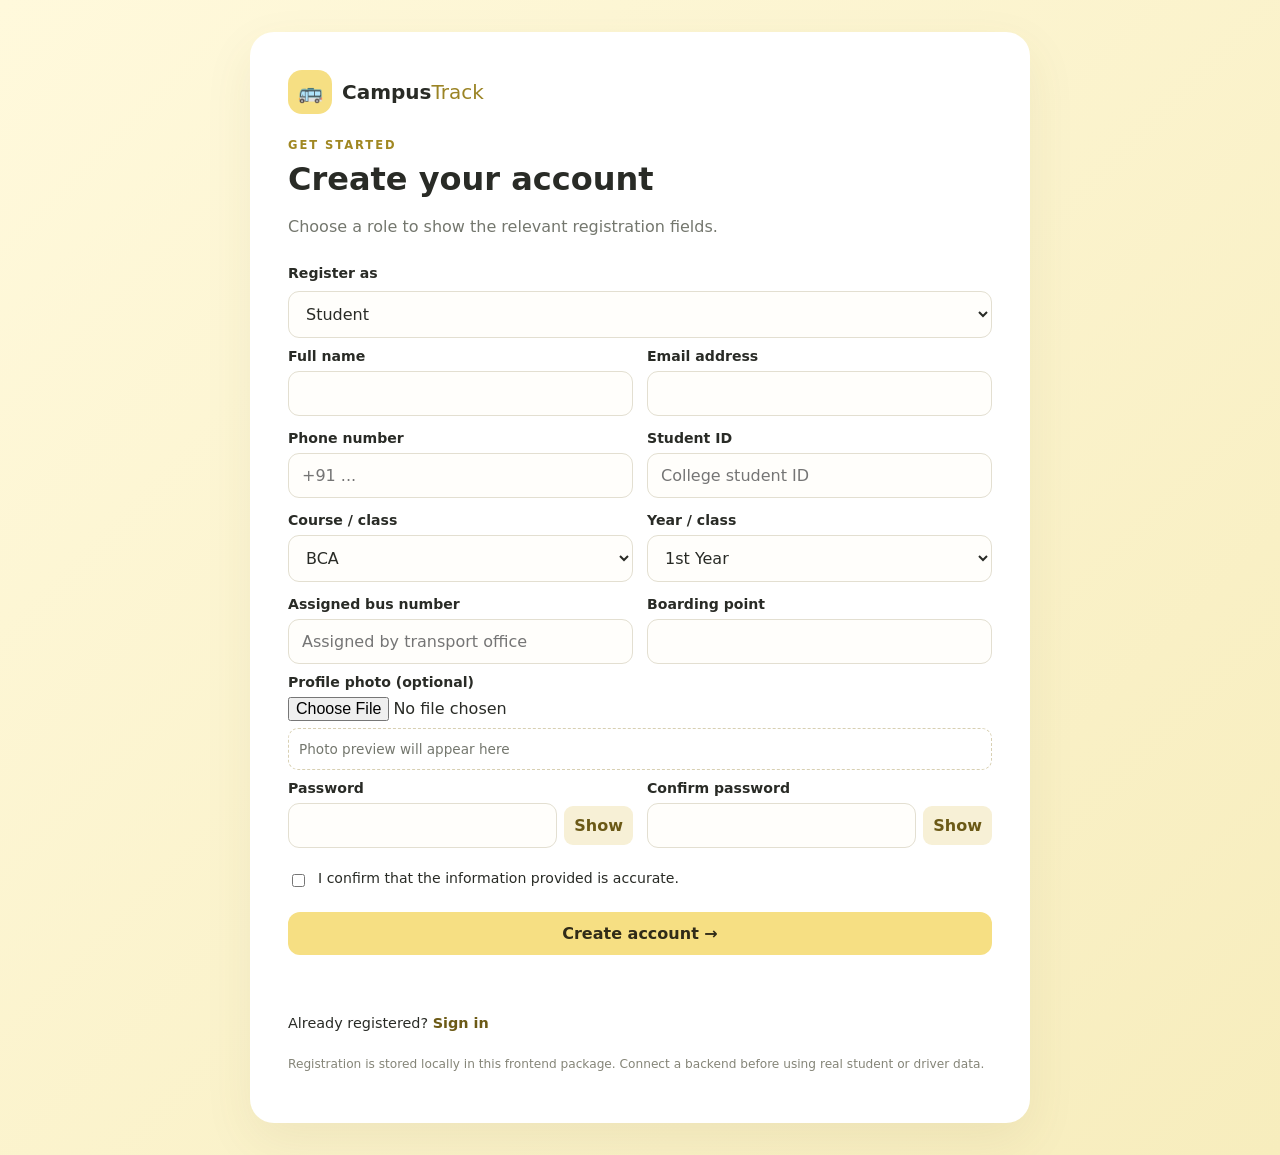
<file: register.html>
<!DOCTYPE html>
<html lang="en"><head><meta charset="UTF-8"><meta name="viewport" content="width=device-width, initial-scale=1"><title>Register | CampusTrack</title><link rel="stylesheet" href="style.css"></head>
<body class="auth-body register-body"><main class="register-card">
  <a class="brand" href="index.html"><span class="brand-icon">🚌</span><span>Campus<span class="brand-light">Track</span></span></a>
  <p class="eyebrow">GET STARTED</p><h1>Create your account</h1><p class="muted">Choose a role to show the relevant registration fields.</p>
  <form id="registerForm" class="stack-form">
    <label for="regRole">Register as</label><select id="regRole" required><option value="student">Student</option><option value="driver">Driver</option><option value="admin">Administrator</option></select>
    <div class="form-grid">
      <div class="field"><label for="regName">Full name</label><input id="regName" required maxlength="80" autocomplete="name"></div>
      <div class="field"><label for="regEmail">Email address</label><input id="regEmail" type="email" required maxlength="120" autocomplete="email"></div>
      <div class="field"><label for="regPhone">Phone number</label><input id="regPhone" type="tel" required pattern="[0-9+() -]{8,18}" maxlength="18" placeholder="+91 ..."></div>
      <div class="field"><label for="regId" id="regIdLabel">Student ID</label><input id="regId" required maxlength="40" placeholder="College ID"></div>
      <div class="field student-only"><label for="regCourse">Course / class</label><select id="regCourse"><option value="BCA">BCA</option><option value="PUC">PUC</option><option value="School">School</option><option value="Other">Other</option></select></div>
      <div class="field student-only"><label for="regYear">Year / class</label><select id="regYear"><option>1st Year</option><option>2nd Year</option><option>3rd Year</option></select></div>
      <div class="field student-only"><label for="regBus">Assigned bus number</label><input id="regBus" maxlength="30" placeholder="Assigned by transport office"></div>
      <div class="field student-only"><label for="regBoarding">Boarding point</label><input id="regBoarding" maxlength="100"></div>
      <div class="field driver-only hidden"><label for="regLicense">Driving licence number</label><input id="regLicense" maxlength="50"></div>
      <div class="field driver-only hidden"><label for="regExpiry">Licence expiry date</label><input id="regExpiry" type="date"></div>
      <div class="field driver-only hidden"><label for="regAssignedBus">Assigned bus number</label><input id="regAssignedBus" maxlength="30"></div>
      <div class="field driver-only hidden"><label for="regRoute">Assigned route</label><input id="regRoute" maxlength="100"></div>
      <div class="field admin-only hidden"><label for="inviteCode">Admin invitation code</label><input id="inviteCode" autocomplete="off" maxlength="80" placeholder="Provided by system owner"></div>
    </div>
    <div class="field"><label for="regPhoto">Profile photo (optional)</label><input id="regPhoto" type="file" accept="image/png,image/jpeg,image/webp"><div id="photoPreview" class="photo-preview">Photo preview will appear here</div></div>
    <div class="form-grid">
      <div class="field"><label for="regPassword">Password</label><div class="password-wrap"><input id="regPassword" type="password" required minlength="8" autocomplete="new-password"><button type="button" class="reveal" data-toggle="regPassword">Show</button></div></div>
      <div class="field"><label for="regConfirm">Confirm password</label><div class="password-wrap"><input id="regConfirm" type="password" required minlength="8" autocomplete="new-password"><button type="button" class="reveal" data-toggle="regConfirm">Show</button></div></div>
    </div>
    <label class="check-row"><input type="checkbox" id="regTerms" required> I confirm that the information provided is accurate.</label>
    <button class="btn btn-primary btn-wide" type="submit">Create account →</button><p id="registerMessage" class="form-message" role="status"></p>
  </form>
  <p class="auth-foot">Already registered? <a href="index.html">Sign in</a></p>
  <p class="tiny-note">Registration is stored locally in this frontend package. Connect a backend before using real student or driver data.</p>
</main><script src="app.js"></script></body></html>
</file>
<file: style.css>
:root{--ink:#292b26;--muted:#74776e;--yellow:#f6df83;--yellow-deep:#e8c54e;--cream:#fffdf5;--paper:#fff;--line:#ece7d7;--green:#557b53;--red:#b94a48;--shadow:0 18px 50px #655a2514}*{box-sizing:border-box}body{margin:0;font-family:Inter,ui-sans-serif,system-ui,-apple-system,"Segoe UI",sans-serif;color:var(--ink);background:#fbf9f0}a{color:#6c5a16;text-decoration:none;font-weight:650}a:hover{text-decoration:underline}button,input,select,textarea{font:inherit}button{cursor:pointer}.auth-body{min-height:100vh;display:grid;place-items:center;padding:24px;background:linear-gradient(135deg,#fff9dc,#f7edbd)}.auth-shell{width:min(1080px,100%);min-height:650px;display:grid;grid-template-columns:1fr 1fr;background:white;border-radius:28px;overflow:hidden;box-shadow:var(--shadow)}.auth-visual{position:relative;display:flex;align-items:flex-end;padding:48px;color:white;background:linear-gradient(135deg,#423e2b99,#27291fbb),url("assets/college-photo.jpg") center/cover,#b8a76b}.visual-overlay{position:absolute;inset:0;background:linear-gradient(0deg,#1c2018c9,transparent 78%)}.visual-copy{position:relative;z-index:1;max-width:430px}.visual-copy h1{font-size:clamp(2.5rem,4vw,4rem);line-height:1.05;margin:12px 0}.visual-copy p:last-child{line-height:1.7;color:#f8f3df}.brand{display:flex;gap:10px;align-items:center;font-size:1.25rem;font-weight:800;color:var(--ink);margin-bottom:34px}.brand-icon,.brand-mark{display:grid;place-items:center;width:44px;height:44px;background:var(--yellow);border-radius:14px}.brand-light{font-weight:500;color:#9b8425}.auth-panel{padding:56px 48px;align-self:center}.auth-panel h2,.register-card h1{font-size:2rem;margin:8px 0}.eyebrow{font-size:.72rem;letter-spacing:.17em;font-weight:800;color:#a08721;margin:0}.muted{color:var(--muted);line-height:1.6}.stack-form{display:flex;flex-direction:column;gap:10px;margin-top:25px}.stack-form label,.field label{font-size:.88rem;font-weight:700}.input, input:not([type=checkbox]):not([type=file]),select,textarea{width:100%;padding:12px 13px;border:1px solid #e3dfd1;border-radius:11px;background:#fffefb;color:var(--ink);outline:none;min-width:0}input:focus,select:focus,textarea:focus{border-color:#c7a92d;box-shadow:0 0 0 3px #f6df8355}.password-wrap{display:flex;align-items:center;gap:7px}.password-wrap input{flex:1}.reveal{border:0;background:#f7f0d6;border-radius:9px;padding:10px;color:#6b5916;font-weight:700}.btn{border:0;border-radius:12px;padding:12px 16px;font-weight:750;display:inline-flex;align-items:center;justify-content:center;gap:10px}.btn-primary{background:var(--yellow);color:#302b18}.btn-primary:hover{background:var(--yellow-deep)}.btn-secondary{background:#f5f1e4;color:#464333}.btn-danger{background:#fae6e3;color:#9a3732}.btn-wide{width:100%;margin-top:12px}.auth-foot{margin-top:24px;font-size:.9rem}.tiny-note{font-size:.76rem;line-height:1.5;color:#858578;margin-top:24px}.form-message{font-size:.88rem;min-height:20px;margin:3px 0;color:var(--red)}.form-message.success{color:var(--green)}.register-body{padding:32px 16px}.register-card{width:min(780px,100%);padding:38px;background:white;border-radius:24px;box-shadow:var(--shadow)}.register-card .brand{margin-bottom:24px}.form-grid{display:grid;grid-template-columns:1fr 1fr;gap:14px}.field{display:flex;flex-direction:column;gap:7px;min-width:0}.check-row{display:flex;align-items:flex-start;gap:10px;font-weight:500!important;margin-top:12px}.check-row input{width:auto!important;margin-top:4px}.hidden{display:none!important}.photo-preview{min-height:42px;border:1px dashed #d8d0b3;border-radius:10px;padding:10px;color:var(--muted);font-size:.85rem;display:flex;align-items:center;gap:12px}.photo-preview img{width:52px;height:52px;border-radius:50%;object-fit:cover}.app-layout{min-height:100vh;display:grid;grid-template-columns:250px 1fr}.sidebar{background:#fffdf6;border-right:1px solid var(--line);padding:24px 16px;display:flex;flex-direction:column;gap:8px}.sidebar .brand{margin:0 0 24px 8px}.side-label{font-size:.68rem;letter-spacing:.14em;color:#99927a;font-weight:800;padding:18px 12px 8px}.nav-btn{border:0;background:transparent;text-align:left;padding:12px 13px;border-radius:11px;color:#55564d;font-weight:650;display:flex;gap:11px;align-items:center}.nav-btn:hover,.nav-btn.active{background:#f8edb9;color:#39331b}.sidebar-bottom{margin-top:auto;border-top:1px solid var(--line);padding-top:16px}.main-area{min-width:0;padding:28px clamp(18px,4vw,48px)}.topbar{display:flex;justify-content:space-between;align-items:center;gap:16px;margin-bottom:30px}.topbar h1{font-size:1.8rem;margin:0}.topbar p{margin:6px 0 0;color:var(--muted)}.user-chip{display:flex;align-items:center;gap:10px;background:white;border:1px solid var(--line);padding:8px 12px;border-radius:14px}.avatar{width:36px;height:36px;border-radius:50%;display:grid;place-items:center;background:var(--yellow);font-weight:800;overflow:hidden}.avatar img{width:100%;height:100%;object-fit:cover}.cards{display:grid;grid-template-columns:repeat(4,minmax(0,1fr));gap:15px;margin-bottom:24px}.metric,.panel{background:white;border:1px solid var(--line);border-radius:18px;padding:20px;box-shadow:0 6px 22px #5e50100a}.metric .metric-icon{font-size:1.3rem}.metric strong{display:block;font-size:1.8rem;margin:14px 0 4px}.metric span{color:var(--muted);font-size:.88rem}.content-grid{display:grid;grid-template-columns:minmax(0,1.4fr) minmax(260px,.8fr);gap:18px}.panel{margin-bottom:18px;min-width:0}.panel-head{display:flex;align-items:center;justify-content:space-between;gap:12px;margin-bottom:18px}.panel h2{font-size:1.08rem;margin:0}.panel p{color:var(--muted);line-height:1.6}.table-wrap{overflow:auto}table{width:100%;border-collapse:collapse;font-size:.88rem}th,td{text-align:left;padding:13px 11px;border-bottom:1px solid #f0ede4;white-space:nowrap}th{color:#8b887c;font-size:.74rem;text-transform:uppercase;letter-spacing:.06em}td{color:#4c4c43}.status{display:inline-block;padding:5px 9px;border-radius:99px;background:#e9f4e8;color:#487547;font-size:.75rem;font-weight:750}.status.warn{background:#fff2cf;color:#916e13}.status.off{background:#f7e6e4;color:#a14c45}.toolbar{display:flex;gap:10px;flex-wrap:wrap;margin-bottom:16px}.toolbar input,.toolbar select{width:auto;min-width:170px}.map-placeholder{min-height:220px;border-radius:14px;background:linear-gradient(135deg,#f5f1d9,#e9e6c7);display:grid;place-items:center;text-align:center;padding:20px;color:#77704a}.map-placeholder .map-icon{font-size:2rem}.map-placeholder p{max-width:320px;margin:8px auto}.stop-list,.notice-list{display:flex;flex-direction:column;gap:12px}.list-row{display:flex;align-items:flex-start;gap:12px;padding:12px 0;border-bottom:1px solid #f0ede4}.list-row:last-child{border:0}.list-dot{width:10px;height:10px;background:var(--yellow-deep);border-radius:50%;margin-top:6px;flex:none}.list-row strong{display:block;font-size:.9rem}.list-row small{display:block;color:var(--muted);margin-top:4px;line-height:1.5}.section{display:none}.section.active{display:block}.empty{padding:22px;text-align:center;color:var(--muted)}.inline-form{display:grid;grid-template-columns:repeat(2,minmax(0,1fr));gap:12px}.inline-form .full{grid-column:1/-1}.inline-form label{display:block;font-size:.82rem;font-weight:700;margin-bottom:6px}.table-actions{display:flex;gap:6px}.table-actions .btn{padding:7px 9px;font-size:.76rem}.mobile-menu{display:none}.toast{position:fixed;bottom:22px;right:22px;max-width:340px;background:#2e3028;color:white;padding:14px 18px;border-radius:12px;box-shadow:var(--shadow);z-index:99}.toast.error{background:#9d3935}@media(max-width:1000px){.cards{grid-template-columns:repeat(2,minmax(0,1fr))}.content-grid{grid-template-columns:1fr}.app-layout{grid-template-columns:210px 1fr}.sidebar{padding:18px 10px}.main-area{padding:22px}}@media(max-width:720px){.auth-shell{grid-template-columns:1fr}.auth-visual{min-height:230px;padding:28px}.visual-copy h1{font-size:2.2rem}.auth-panel{padding:32px 25px}.app-layout{display:block}.sidebar{display:none;position:fixed;z-index:20;inset:0 auto 0 0;width:260px;box-shadow:var(--shadow)}.sidebar.open{display:flex}.mobile-menu{display:inline-flex}.main-area{padding:18px}.topbar{align-items:flex-start}.topbar h1{font-size:1.45rem}.user-chip .user-label{display:none}.cards{gap:10px}.metric,.panel{padding:15px}.metric strong{font-size:1.5rem}.form-grid,.inline-form{grid-template-columns:1fr}.register-card{padding:25px 18px}.toolbar input,.toolbar select{width:100%}.inline-form .full{grid-column:auto}}
</file>
